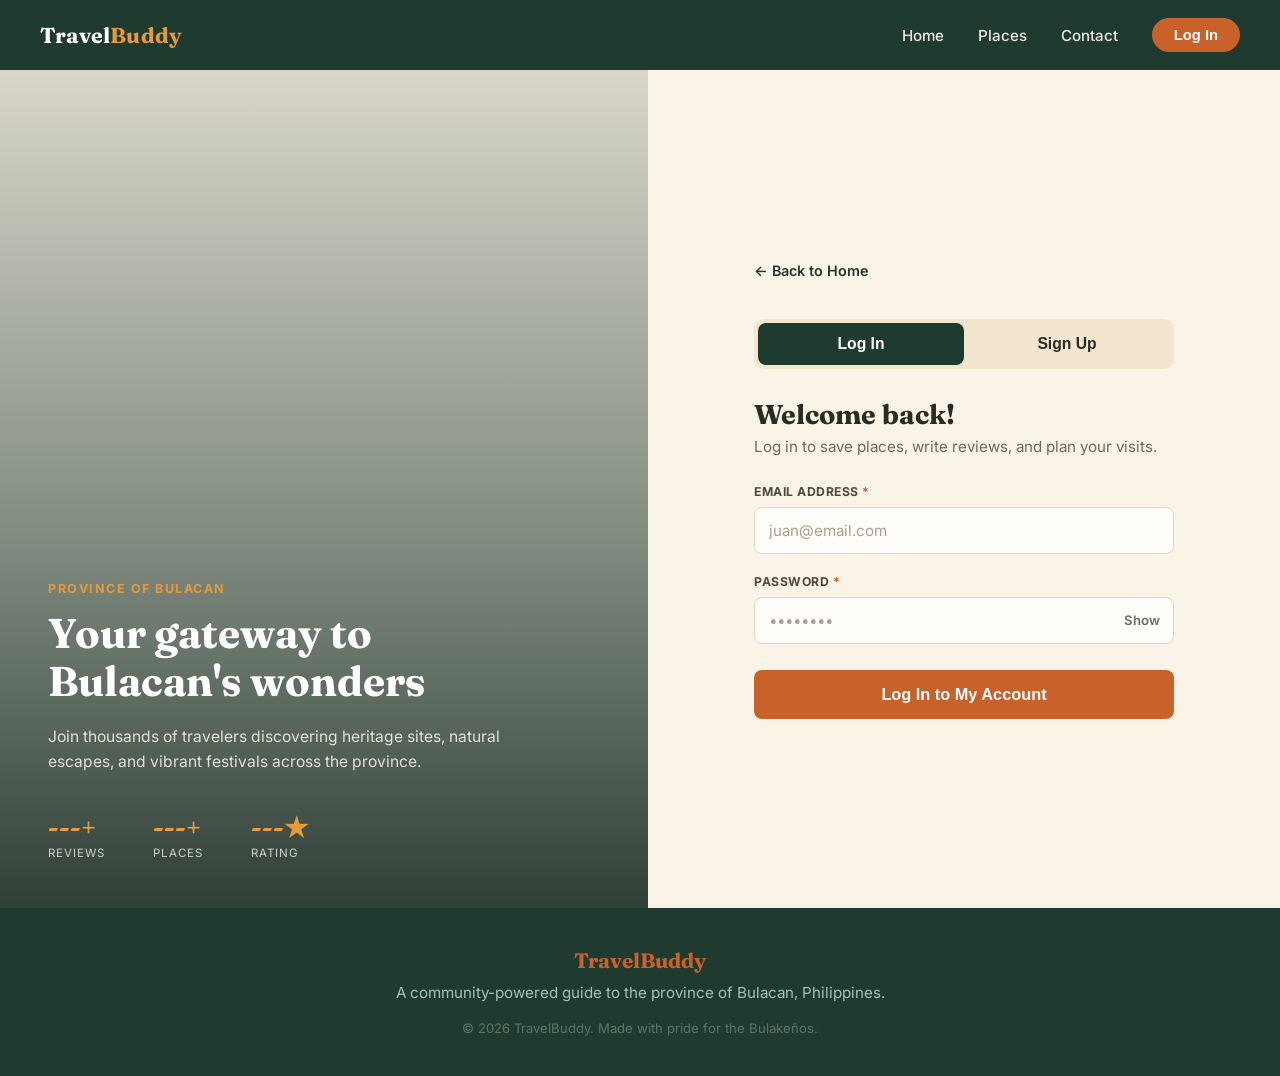
<file: index.html>
<!doctype html>
<html lang="en">
  <head>
    <meta charset="UTF-8" />
    <meta name="viewport" content="width=device-width, initial-scale=1.0" />
    <title>TravelBuddy - Log In</title>
    <link rel="preconnect" href="https://fonts.googleapis.com" />
    <link href="https://fonts.googleapis.com/css2?family=Fraunces:opsz,wght@9..144,600;9..144,700;9..144,800&family=Inter:wght@400;500;600;700&display=swap" rel="stylesheet">
    <style>
      :root {
        --dark-green: #1f3a2e;
        --dark-green-2: #274a3a;
        --cream: #faf3e7;
        --cream-2: #f2e6ce;
        --orange: #c9612b;
        --orange-dark: #b3541f;
        --text-dark: #2b2b26;
        --text-muted: #6b6b62;
        --border-color: #e3d7bd;
      }

      * {
        box-sizing: border-box;
        margin: 0;
        padding: 0;
      }

      body {
        font-family: "Inter", sans-serif;
        color: var(--text-dark);
        background: var(--cream);
      }

      h1,
      h2,
      .brand {
        font-family: "Fraunces", serif;
      }

      .navbar {
        display: flex;
        align-items: center;
        justify-content: space-between;
        background: var(--dark-green);
        padding: 18px 40px;
      }

      .brand {
        font-size: 1.35rem;
        font-weight: 700;
        color: #fff;
        letter-spacing: 0.2px;
      }

      .brand span {
        color: #e59a3d;
      }

      .nav-links {
        display: flex;
        align-items: center;
        gap: 34px;
      }

      .nav-links a {
        color: #f1ece0;
        text-decoration: none;
        font-size: 0.95rem;
        font-weight: 500;
      }

      .login-pill {
        background: var(--orange);
        color: #fff;
        padding: 9px 22px;
        border-radius: 999px;
        font-weight: 600;
        font-size: 0.92rem;
        border: none;
        cursor: pointer;
      }

      .container {
        display: flex;
        min-height: calc(100vh - 62px);
      }

      .hero {
        position: relative;
        flex: 1;
        min-height: 500px;
        background:
          linear-gradient(
            180deg,
            rgba(30, 50, 40, 0.15) 0%,
            rgba(31, 58, 46, 0.55) 55%,
            rgba(20, 38, 30, 0.88) 100%
          ),
          url("https://images.unsplash.com/photo-1644063858399-f8f45b52fd7c?q=80&w=1170&auto=format&fit=crop&ixlib=rb-4.1.0&ixid=M3wxMjA3fDB8MHxwaG90by1wYWdlfHx8fGVufDB8fHx8fA%3D%3D")
            center/cover no-repeat;
        display: flex;
        flex-direction: column;
        justify-content: flex-end;
        padding: 48px;
        color: #fff;
      }

      .eyebrow {
        color: #e59a3d;
        text-transform: uppercase;
        font-weight: 700;
        letter-spacing: 1.5px;
        font-size: 0.78rem;
        margin-bottom: 14px;
      }

      .hero h1 {
        font-size: 2.6rem;
        line-height: 1.15;
        font-weight: 700;
        margin-bottom: 18px;
        max-width: 480px;
      }

      .hero p {
        color: #e6e2d6;
        max-width: 480px;
        line-height: 1.6;
        font-size: 0.98rem;
        margin-bottom: 36px;
      }

      .stats {
        display: flex;
        gap: 48px;
      }

      .stat strong {
        display: block;
        color: #e59a3d;
        font-family: "Fraunces", serif;
        font-size: 1.7rem;
      }

      .stat span {
        display: block;
        font-size: 0.72rem;
        letter-spacing: 1px;
        color: #cfd0c4;
        margin-top: 2px;
      }

      .form-panel {
        flex: 1;
        background: var(--cream);
        display: flex;
        justify-content: center;
        align-items: center;
        padding: 40px;
      }

      .form-inner {
        width: 100%;
        max-width: 420px;
      }

      .back-link {
        display: inline-flex;
        align-items: center;
        gap: 6px;
        color: var(--dark-green);
        text-decoration: none;
        font-size: 0.9rem;
        font-weight: 600;
        margin-bottom: 40px;
      }

      .tabs {
        display: flex;
        background: var(--cream-2);
        border-radius: 10px;
        padding: 4px;
        margin-bottom: 28px;
      }

      .tab {
        flex: 1;
        text-align: center;
        padding: 12px 0;
        border-radius: 8px;
        font-weight: 600;
        font-size: 0.98rem;
        cursor: pointer;
        border: none;
        background: transparent;
        color: var(--text-dark);
        transition:
          background 0.2s ease,
          color 0.2s ease;
      }

      .tab.active {
        background: var(--dark-green);
        color: #fff;
      }

      .form-inner h2 {
        font-size: 1.7rem;
        margin-bottom: 6px;
        color: var(--text-dark);
      }

      .subtitle {
        color: var(--text-muted);
        font-size: 0.95rem;
        margin-bottom: 28px;
      }

      .field {
        margin-bottom: 20px;
      }

      .field label {
        display: block;
        font-size: 0.76rem;
        font-weight: 700;
        letter-spacing: 0.5px;
        color: #4a4a42;
        margin-bottom: 8px;
        text-transform: uppercase;
      }

      .field label .req {
        color: var(--orange);
      }

      .field label .optional {
        color: #8a8577;
        font-weight: 600;
      }

      .input-wrap {
        position: relative;
      }

      .input-wrap input {
        width: 100%;
        padding: 13px 14px;
        border: 1px solid var(--border-color);
        border-radius: 8px;
        background: #fffdf9;
        font-size: 0.95rem;
        font-family: inherit;
        color: var(--text-dark);
        outline: none;
        transition: border-color 0.15s ease;
      }

      .input-wrap input:focus {
        border-color: var(--orange);
      }

      .input-wrap input::placeholder {
        color: #a9a190;
      }

      .show-toggle {
        position: absolute;
        right: 14px;
        top: 50%;
        transform: translateY(-50%);
        background: none;
        border: none;
        color: var(--text-muted);
        font-size: 0.82rem;
        font-weight: 600;
        cursor: pointer;
        font-family: inherit;
      }

      .btn-primary {
        width: 100%;
        padding: 15px 0;
        background: var(--orange);
        color: #fff;
        border: none;
        border-radius: 8px;
        font-size: 1.02rem;
        font-weight: 700;
        cursor: pointer;
        margin-top: 6px;
        transition: background 0.15s ease;
      }

      .btn-primary:hover {
        background: var(--orange-dark);
      }

      .forgot {
        display: block;
        text-align: center;
        margin-top: 18px;
        color: var(--text-dark);
        font-size: 0.9rem;
        text-decoration: underline;
      }

      .footer {
        background: var(--dark-green);
        text-align: center;
        padding: 40px 20px;
      }

      .footer .footer-brand {
        font-family: "Fraunces", serif;
        font-weight: 700;
        font-size: 1.3rem;
        color: var(--orange);
        margin-bottom: 10px;
      }

      .footer .footer-tagline {
        color: #a9c2b6;
        font-size: 0.95rem;
        margin-bottom: 18px;
      }

      .footer .footer-copy {
        color: #5c7669;
        font-size: 0.82rem;
      }

      @media (max-width: 900px) {
        .container {
          flex-direction: column;
        }

        .hero {
          min-height: 340px;
        }

        .navbar {
          padding: 16px 20px;
        }

        .nav-links {
          gap: 18px;
        }
      }

      @media (max-width: 520px) {
        .nav-links a:not(.login-pill) {
          display: none;
        }

        .hero h1 {
          font-size: 2rem;
        }

        .stats {
          gap: 28px;
        }
      }
    </style>
  </head>

  <body>
    <nav class="navbar">
      <div class="brand">Travel<span>Buddy</span></div>
      <div class="nav-links">
        <a href="#">Home</a>
        <a href="#">Places</a>
        <a href="#">Contact</a>
        <button
          class="login-pill"
          onclick="
            document
              .querySelector('.form-panel')
              .scrollIntoView({ behavior: 'smooth' })
          "
        >
          Log In
        </button>
      </div>
    </nav>

    <div class="container">
      <div class="hero">
        <div class="eyebrow">Province of Bulacan</div>
        <h1>Your gateway to Bulacan's wonders</h1>
        <p>
          Join thousands of travelers discovering heritage sites, natural
          escapes, and vibrant festivals across the province.
        </p>
        <div class="stats">
          <div class="stat"><strong>---+</strong><span>REVIEWS</span></div>
          <div class="stat"><strong>---+</strong><span>PLACES</span></div>
          <div class="stat"><strong>---★</strong><span>RATING</span></div>
        </div>
      </div>

      <div class="form-panel">
        <div class="form-inner">
          <a class="back-link" href="#">&larr; Back to Home</a>

          <div class="tabs">
            <button
              class="tab active"
              id="loginTab"
              onclick="switchTab('login')"
            >
              Log In
            </button>
            <button class="tab" id="signupTab" onclick="switchTab('signup')">
              Sign Up
            </button>
          </div>

          <div id="loginForm">
            <h2>Welcome back!</h2>
            <p class="subtitle">
              Log in to save places, write reviews, and plan your visits.
            </p>

            <form onsubmit="handleSubmit(event)">
              <div class="field">
                <label>Email Address <span class="req">*</span></label>
                <div class="input-wrap">
                  <input type="email" placeholder="juan@email.com" required />
                </div>
              </div>

              <div class="field">
                <label>Password <span class="req">*</span></label>
                <div class="input-wrap">
                  <input
                    type="password"
                    id="passwordInput"
                    placeholder="••••••••"
                    required
                  />
                  <button
                    type="button"
                    class="show-toggle"
                    onclick="togglePassword()"
                  >
                    Show
                  </button>
                </div>
              </div>

              <button type="submit" class="btn-primary">
                Log In to My Account
              </button>
            </form>
          </div>

          <div id="signupForm" style="display: none">
            <h2>Create your account</h2>
            <p class="subtitle">
              Sign up to save places, write reviews, and plan your visits.
            </p>

            <form onsubmit="handleSubmit(event)">
              <div class="field">
                <label>Full Name <span class="req">*</span></label>
                <div class="input-wrap">
                  <input type="text" placeholder="Juan Dela Cruz" required />
                </div>
              </div>

              <div class="field">
                <label>Email Address <span class="req">*</span></label>
                <div class="input-wrap">
                  <input type="email" placeholder="juan@email.com" required />
                </div>
              </div>

              <div class="field">
                <label>Password <span class="req">*</span></label>
                <div class="input-wrap">
                  <input
                    type="password"
                    id="signupPasswordInput"
                    placeholder="••••••••"
                    required
                  />
                  <button
                    type="button"
                    class="show-toggle"
                    onclick="toggleSignupPassword()"
                  >
                    Show
                  </button>
                </div>
              </div>

              <div class="field">
                <label>Location <span class="optional">(Optional)</span></label>
                <div class="input-wrap">
                  <input type="text" placeholder="e.g. Malolos, Bulacan" />
                </div>
              </div>
              <button type="submit" class="btn-primary">
                Create My Account
              </button>
            </form>
          </div>
        </div>
      </div>
    </div>

    <footer class="footer">
      <div class="footer-brand">TravelBuddy</div>
      <p class="footer-tagline">A community-powered guide to the province of Bulacan, Philippines.</p>
      <p class="footer-copy">© 2026 TravelBuddy. Made with pride for the Bulakeños.</p>
    </footer>

    <script>
      function switchTab(tab) {
        const loginTab = document.getElementById("loginTab");
        const signupTab = document.getElementById("signupTab");
        const loginForm = document.getElementById("loginForm");
        const signupForm = document.getElementById("signupForm");

        if (tab === "login") {
          loginTab.classList.add("active");
          signupTab.classList.remove("active");
          loginForm.style.display = "block";
          signupForm.style.display = "none";
        } else {
          signupTab.classList.add("active");
          loginTab.classList.remove("active");
          signupForm.style.display = "block";
          loginForm.style.display = "none";
        }
      }

      function togglePassword() {
        const input = document.getElementById("passwordInput");
        const btn = event.target;
        if (input.type === "password") {
          input.type = "text";
          btn.textContent = "Hide";
        } else {
          input.type = "password";
          btn.textContent = "Show";
        }
      }

      function toggleSignupPassword() {
        const input = document.getElementById("signupPasswordInput");
        const btn = event.target;
        if (input.type === "password") {
          input.type = "text";
          btn.textContent = "Hide";
        } else {
          input.type = "password";
          btn.textContent = "Show";
        }
      }

      function handleSubmit(e) {
        e.preventDefault();
        window.location.href = "userprofile.html";
      }
    </script>
  </body>
</html>
</file>
